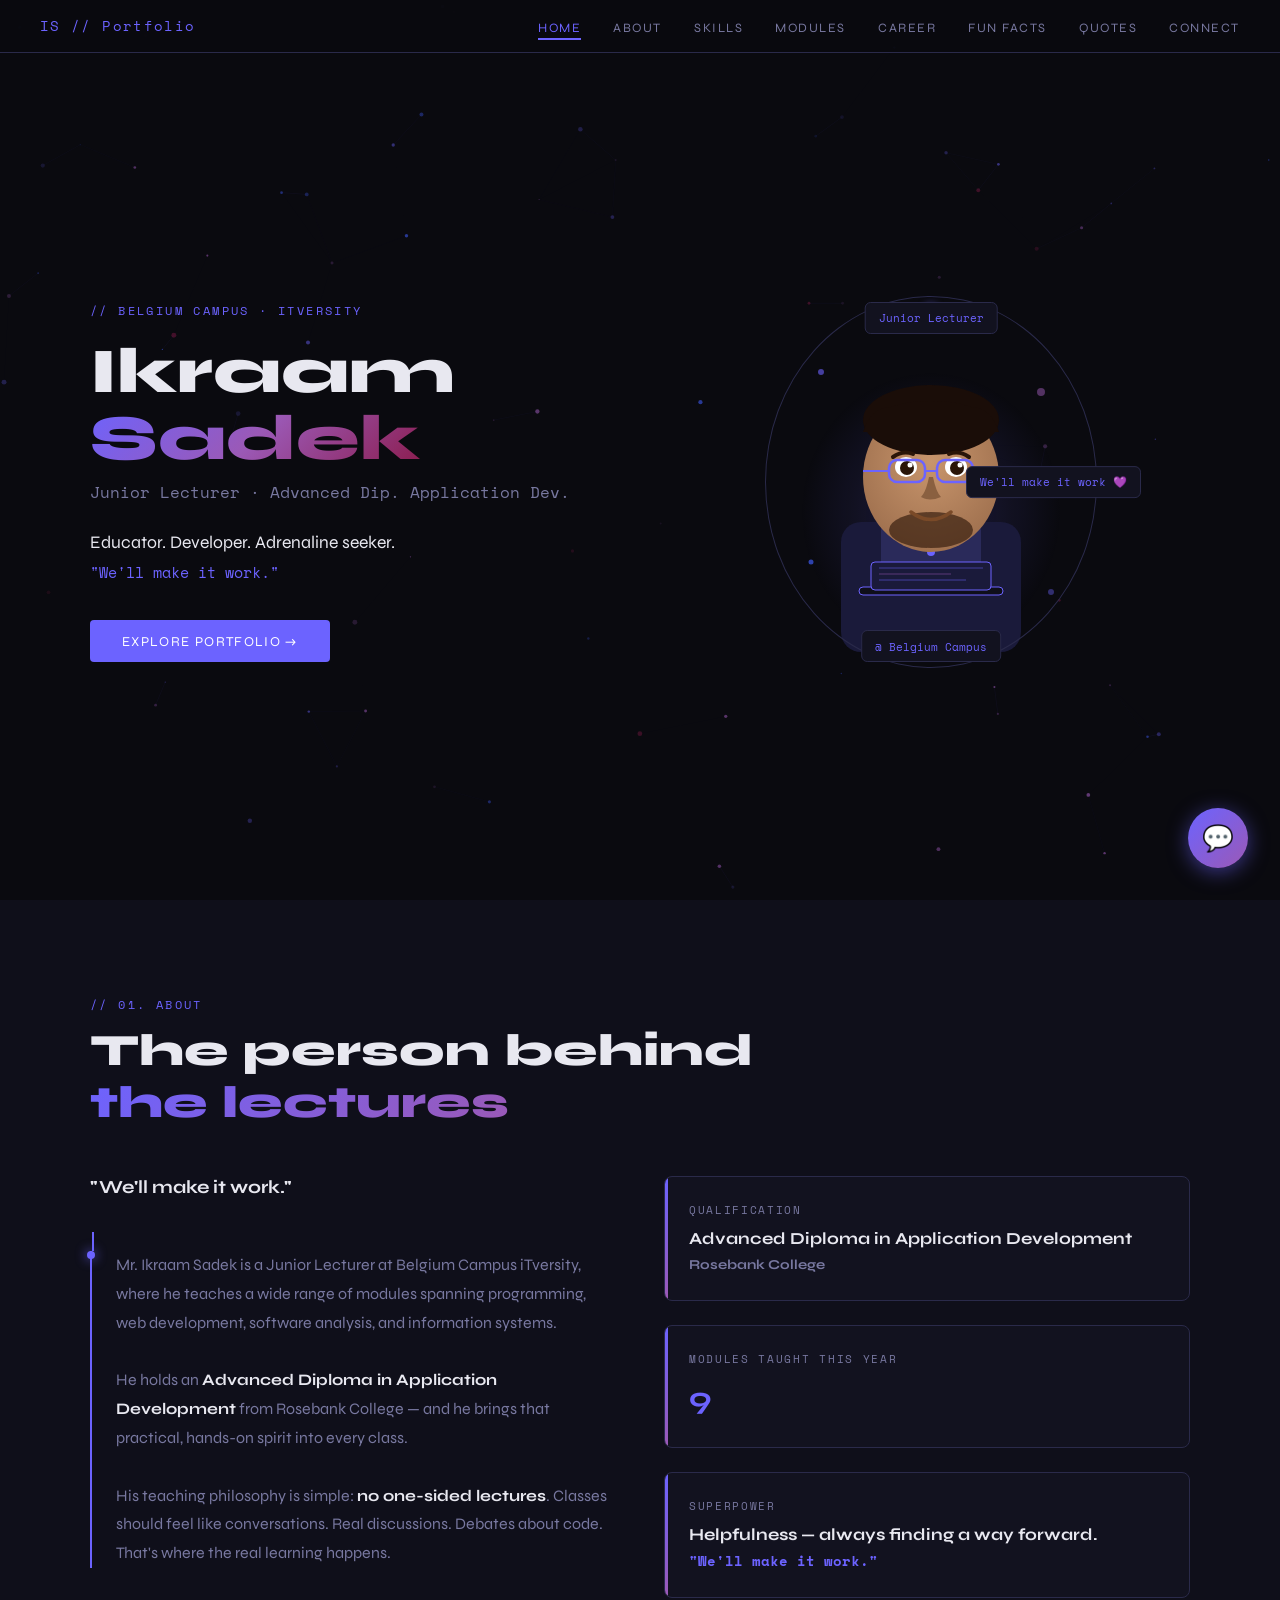
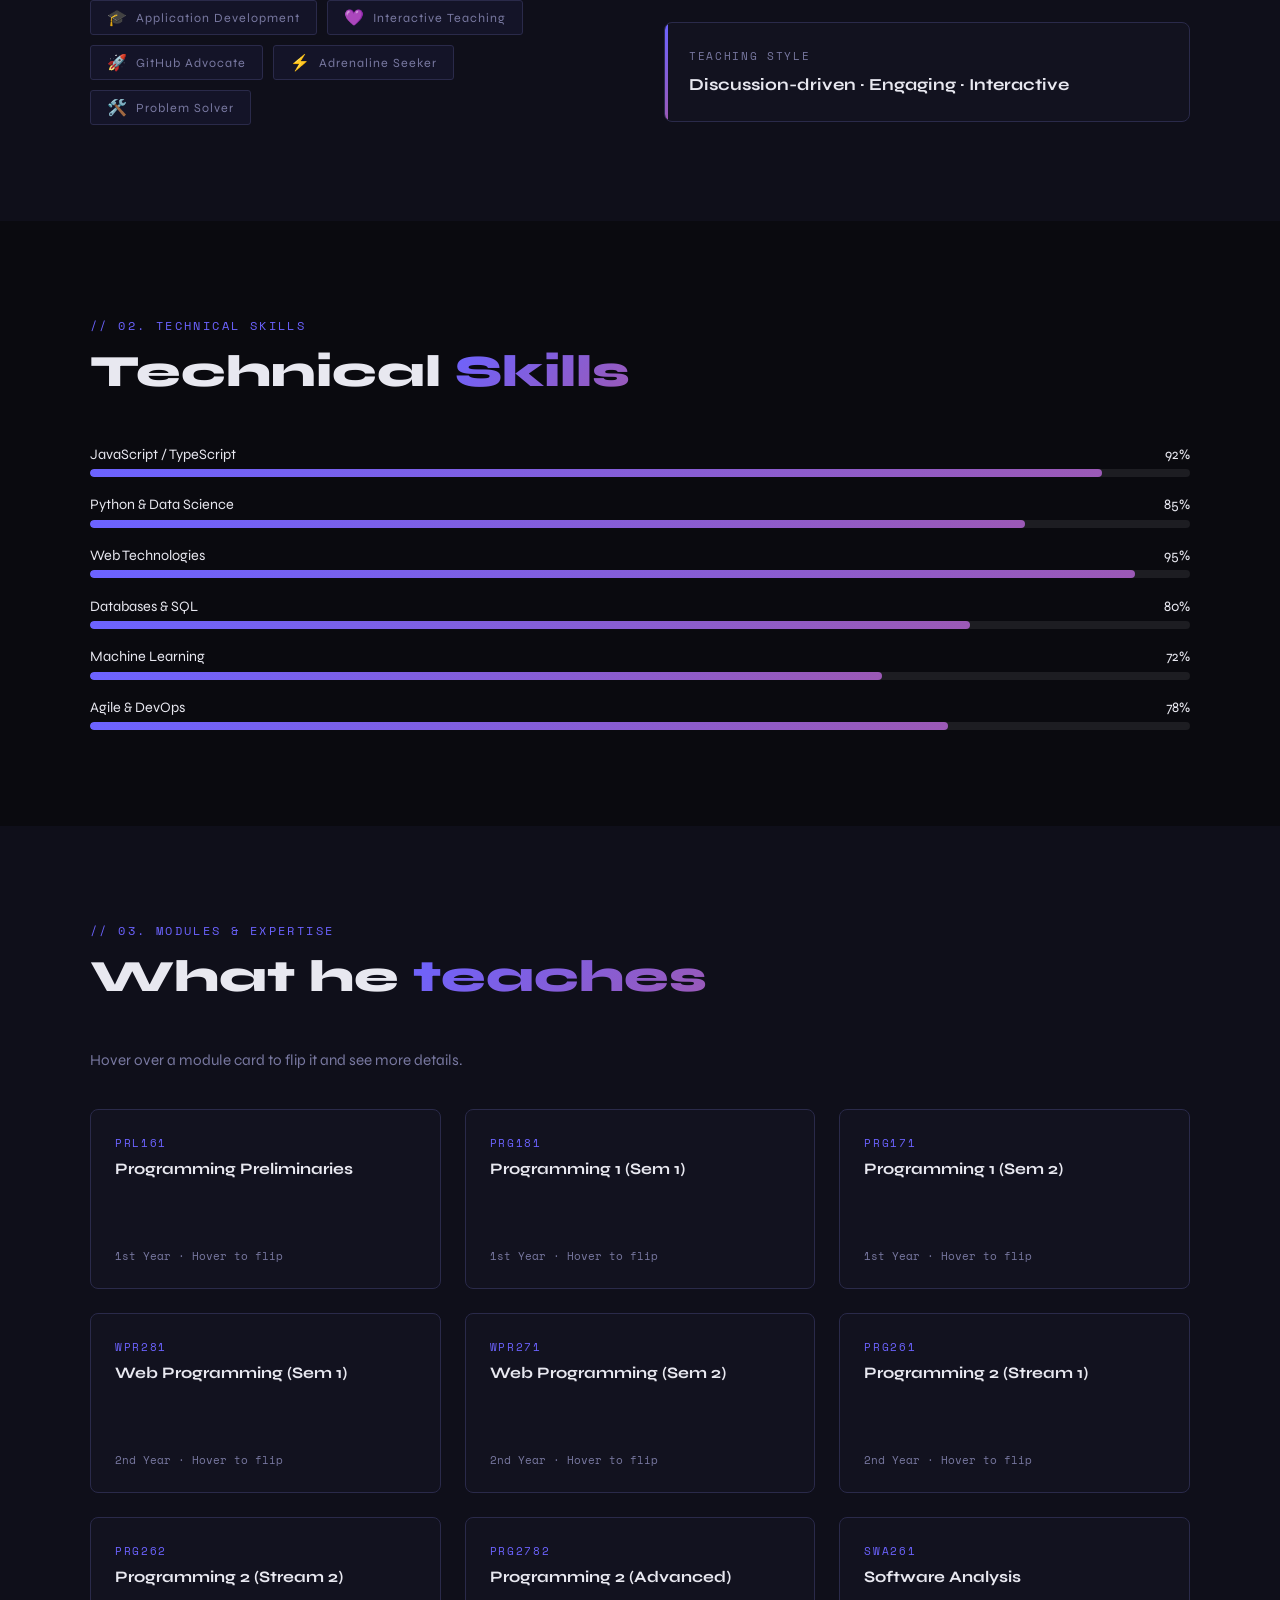
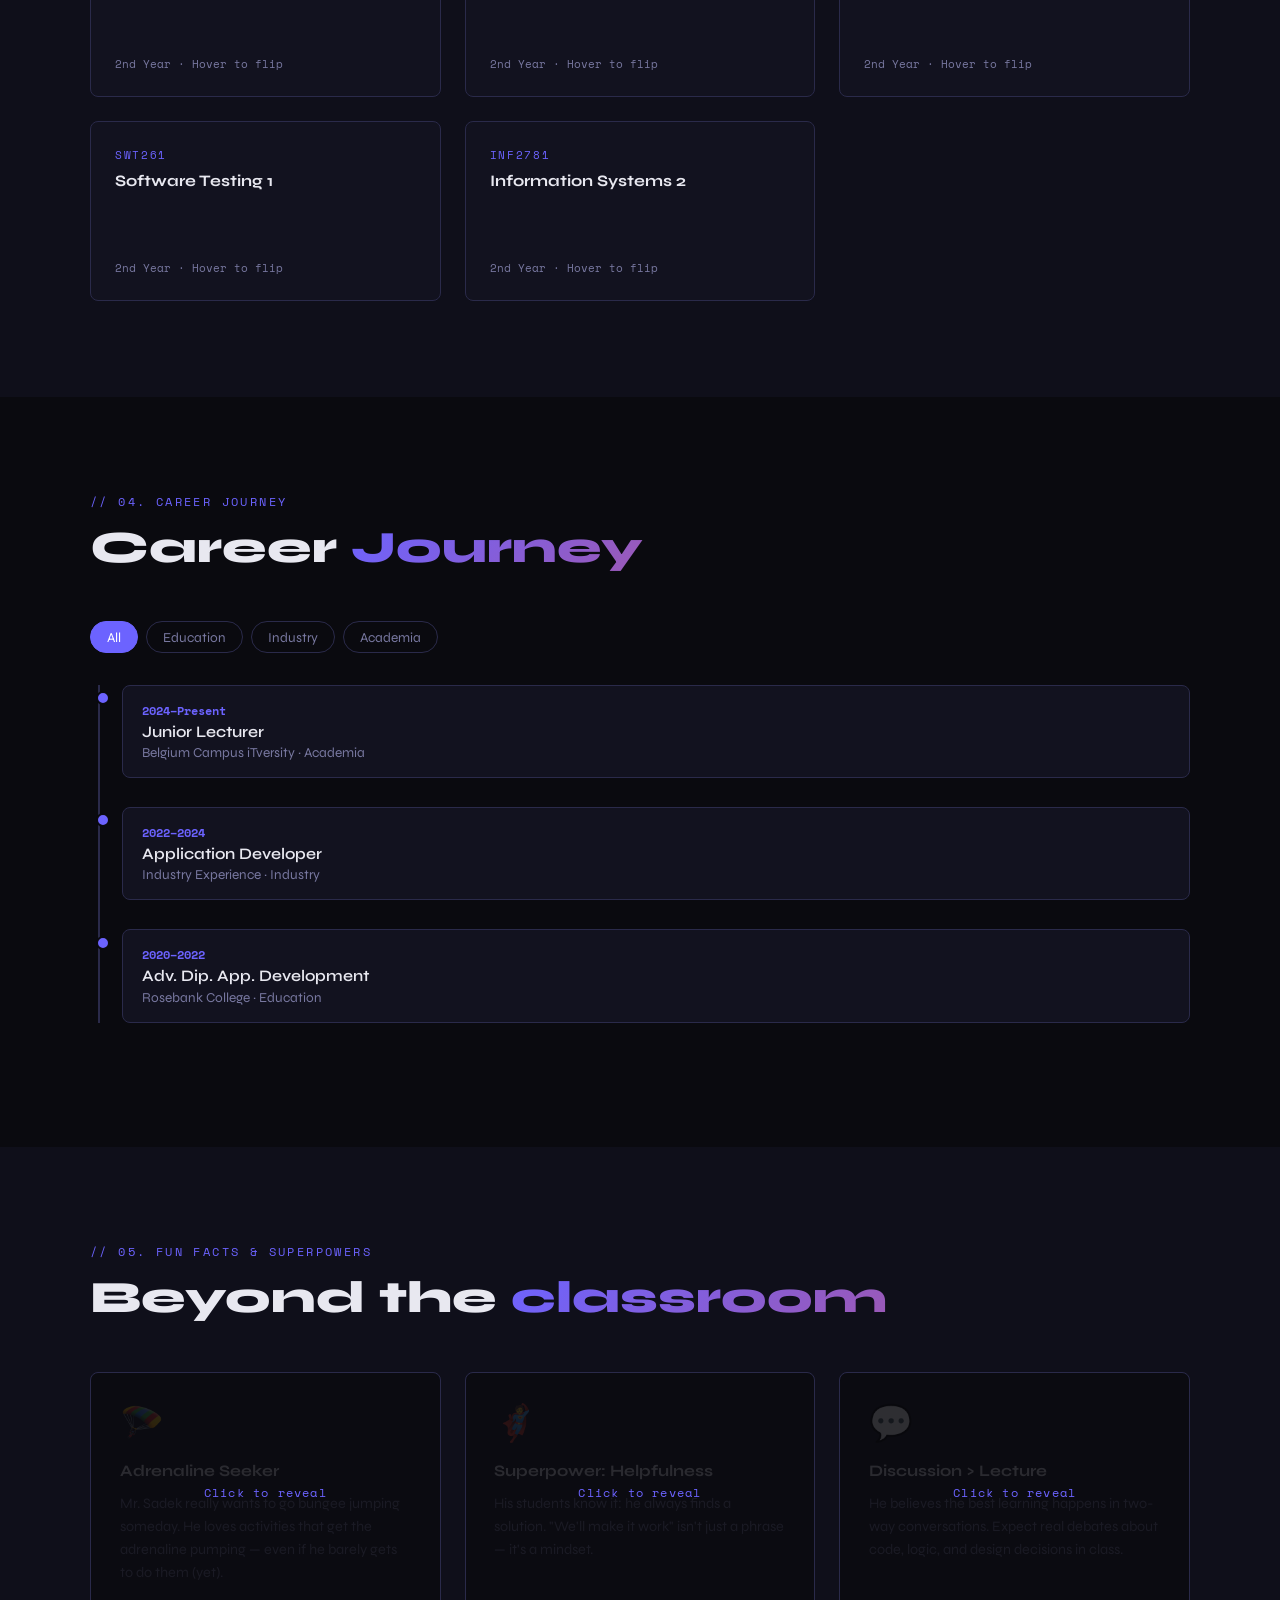
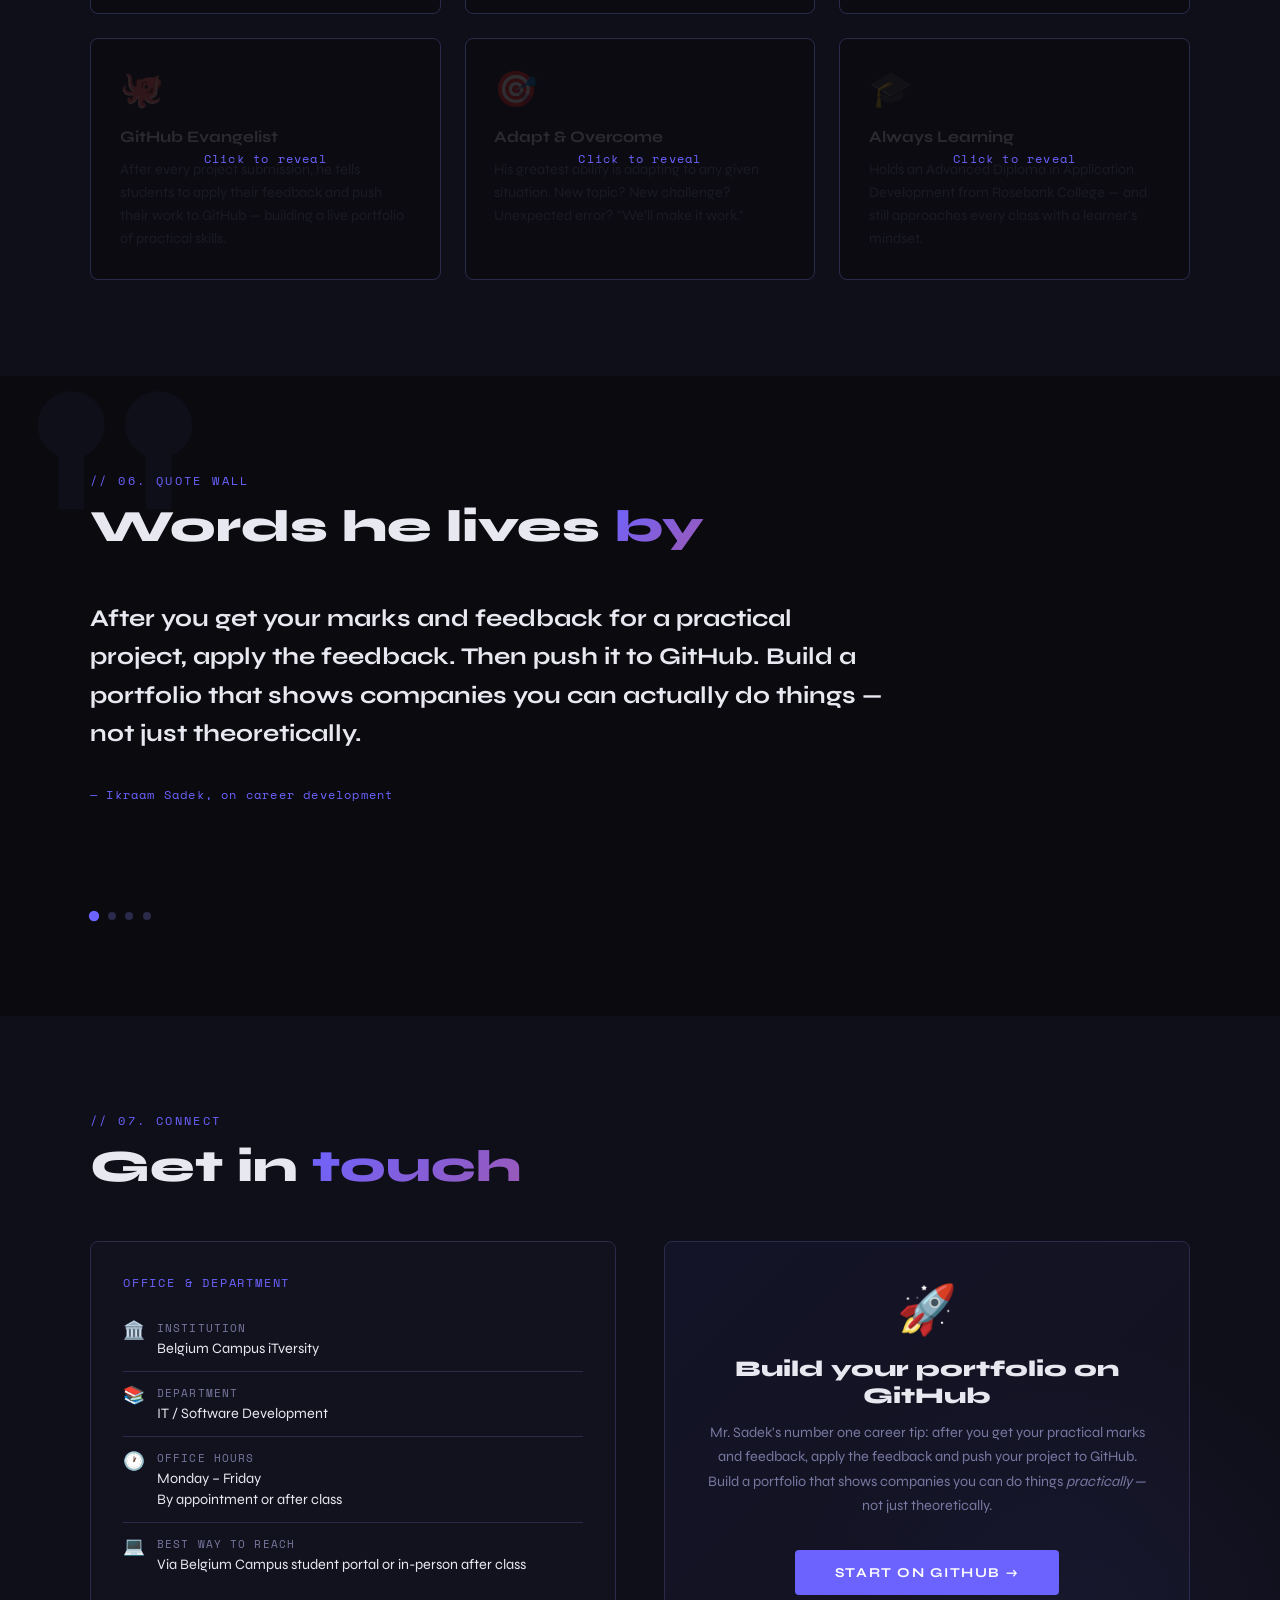
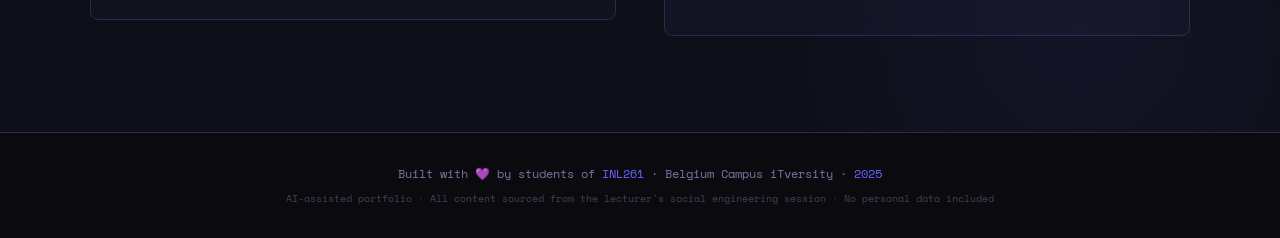
<file: sec.html>
<!DOCTYPE html>
<html lang="en">
<head>
  <meta charset="UTF-8">
  <meta name="viewport" content="width=device-width, initial-scale=1.0">
  <title>Ikraam Sadek Portfolio</title>
  <link rel="preconnect" href="https://fonts.googleapis.com">
  <link rel="preconnect" href="https://fonts.gstatic.com" crossorigin>
  <link href="https://fonts.googleapis.com/css2?family=Syne:wght@400;600;700;800&family=Space+Mono:wght@400;700&display=swap" rel="stylesheet">
  <link rel="stylesheet" href="sec.css">
</head>
<body>

<!-- NAV -->
<nav>
  <div class="nav-logo">IS // Portfolio</div>
  <ul class="nav-links" id="navLinks">
    <li><a href="#hero">Home</a></li>
    <li><a href="#about">About</a></li>
    <li><a href="#skills">Skills</a></li>
    <li><a href="#modules">Modules</a></li>
    <li><a href="#career">Career</a></li>
    <li><a href="#facts">Fun Facts</a></li>
    <li><a href="#quotes">Quotes</a></li>
    <li><a href="#contact">Connect</a></li>
  </ul>
  <div class="hamburger" id="hamburger">
    <span></span><span></span><span></span>
  </div>
</nav>

<!-- HERO -->
<section id="hero">
  <canvas id="particles-canvas"></canvas>
  <div class="hero-grid">
    <div class="hero-text">
      <div class="hero-tag">// Belgium Campus · iTversity</div>
      <h1 class="hero-name">Ikraam<br/><span>Sadek</span></h1>
      <div class="hero-title">Junior Lecturer · Advanced Dip. Application Dev.</div>
      <p class="hero-tagline">Educator. Developer. Adrenaline seeker.<br/>
        <em>"We'll make it work."</em>
      </p>
      <a class="hero-cta" href="#about">Explore Portfolio →</a>
    </div>
    <div class="avatar-wrap">
      <div class="avatar-svg-container" style="animation:float 4s ease-in-out infinite;">
        <div class="avatar-ring"></div>
        <div class="badge-top avatar-badge">Junior Lecturer</div>
        <div class="badge-right avatar-badge">We'll make it work 💜</div>
        <div class="badge-bot avatar-badge">@ Belgium Campus</div>
        <!-- CSS Avatar SVG -->
        <svg viewBox="0 0 300 340" width="300" height="340" xmlns="http://www.w3.org/2000/svg">
          <defs>
            <radialGradient id="glowBg" cx="50%" cy="50%" r="50%">
              <stop offset="0%" stop-color="#6c63ff" stop-opacity="0.2"/>
              <stop offset="100%" stop-color="#6c63ff" stop-opacity="0"/>
            </radialGradient>
            <radialGradient id="skinGrad" cx="50%" cy="40%" r="60%">
              <stop offset="0%" stop-color="#c8956c"/>
              <stop offset="100%" stop-color="#a0714f"/>
            </radialGradient>
          </defs>
          <ellipse cx="150" cy="200" rx="130" ry="140" fill="url(#glowBg)"/>
          <rect x="60" y="210" width="180" height="130" rx="20" fill="#1a1a3a"/>
          <rect x="100" y="210" width="100" height="50" rx="8" fill="#2a2a5a"/>
          <circle cx="150" cy="225" r="4" fill="#6c63ff"/>
          <circle cx="150" cy="240" r="4" fill="#6c63ff"/>
          <circle cx="150" cy="255" r="4" fill="#6c63ff"/>
          <rect x="130" y="190" width="40" height="30" rx="8" fill="url(#skinGrad)"/>
          <ellipse cx="150" cy="165" rx="68" ry="75" fill="url(#skinGrad)"/>
          <ellipse cx="150" cy="218" rx="42" ry="18" fill="#3a2010" opacity="0.7"/>
          <ellipse cx="150" cy="108" rx="68" ry="35" fill="#1a0d08"/>
          <path d="M82 120 Q90 95 110 95 Q130 88 150 90 Q170 88 190 95 Q210 95 218 120" fill="#1a0d08"/>
          <path d="M112 145 Q122 138 132 142" stroke="#2a1508" stroke-width="4" fill="none" stroke-linecap="round"/>
          <path d="M168 142 Q178 138 188 145" stroke="#2a1508" stroke-width="4" fill="none" stroke-linecap="round"/>
          <ellipse cx="125" cy="155" rx="11" ry="10" fill="#fff"/>
          <ellipse cx="175" cy="155" rx="11" ry="10" fill="#fff"/>
          <ellipse cx="126" cy="156" rx="7" ry="7" fill="#2a1508"/>
          <ellipse cx="176" cy="156" rx="7" ry="7" fill="#2a1508"/>
          <circle cx="129" cy="153" r="2.5" fill="#fff"/>
          <circle cx="179" cy="153" r="2.5" fill="#fff"/>
          <path d="M148 165 Q145 180 140 185 Q148 190 160 185 Q155 180 152 165" fill="#8a6040"/>
          <path d="M130 200 Q150 215 170 200" stroke="#7a4a28" stroke-width="3.5" fill="none" stroke-linecap="round"/>
          <rect x="108" y="148" width="36" height="22" rx="8" fill="none" stroke="#6c63ff" stroke-width="2.5"/>
          <rect x="156" y="148" width="36" height="22" rx="8" fill="none" stroke="#6c63ff" stroke-width="2.5"/>
          <line x1="144" y1="159" x2="156" y2="159" stroke="#6c63ff" stroke-width="2"/>
          <line x1="82" y1="159" x2="108" y2="159" stroke="#6c63ff" stroke-width="2"/>
          <line x1="192" y1="159" x2="218" y2="159" stroke="#6c63ff" stroke-width="2"/>
          <rect x="78" y="275" width="144" height="8" rx="4" fill="#0f0f1a" stroke="#6c63ff" stroke-width="1"/>
          <rect x="90" y="250" width="120" height="28" rx="4" fill="#1a1a3a" stroke="#6c63ff" stroke-width="1"/>
          <line x1="98" y1="256" x2="202" y2="256" stroke="#6c63ff" stroke-width="1" opacity="0.5"/>
          <line x1="98" y1="262" x2="170" y2="262" stroke="#9b59b6" stroke-width="1" opacity="0.5"/>
          <line x1="98" y1="268" x2="185" y2="268" stroke="#6c63ff" stroke-width="1" opacity="0.5"/>
          <circle cx="40" cy="60" r="3" fill="#6c63ff" opacity="0.6"/>
          <circle cx="260" cy="80" r="4" fill="#9b59b6" opacity="0.5"/>
          <circle cx="30" cy="250" r="2.5" fill="#3d5af1" opacity="0.7"/>
          <circle cx="270" cy="280" r="3" fill="#6c63ff" opacity="0.4"/>
        </svg>
      </div>
    </div>
  </div>
</section>

<!-- ABOUT -->
<section id="about">
  <div class="section-inner">
    <div class="section-label">// 01. About</div>
    <h2 class="section-title">The person behind<br/><span>the lectures</span></h2>
    <div class="about-grid">
      <div>
        <div id="typed-tagline"></div><span class="cursor-blink" id="cursor"></span>
        <div class="about-bio reveal">
          Mr. Ikraam Sadek is a Junior Lecturer at Belgium Campus iTversity, where he teaches a wide range of modules spanning programming, web development, software analysis, and information systems.<br/><br/>
          He holds an <strong>Advanced Diploma in Application Development</strong> from Rosebank College — and he brings that practical, hands-on spirit into every class.<br/><br/>
          His teaching philosophy is simple: <strong>no one-sided lectures</strong>. Classes should feel like conversations. Real discussions. Debates about code. That's where the real learning happens.
        </div>
        <div class="badge-row reveal">
          <div class="badge"><span class="badge-icon">🎓</span> Application Development</div>
          <div class="badge"><span class="badge-icon">💜</span> Interactive Teaching</div>
          <div class="badge"><span class="badge-icon">🚀</span> GitHub Advocate</div>
          <div class="badge"><span class="badge-icon">⚡</span> Adrenaline Seeker</div>
          <div class="badge"><span class="badge-icon">🛠️</span> Problem Solver</div>
        </div>
      </div>
      <div class="about-stats reveal">
        <div class="stat-card">
          <div class="stat-label">Qualification</div>
          <div class="stat-val">Advanced Diploma in Application Development<br/><span style="color:var(--muted);font-size:.85rem;">Rosebank College</span></div>
        </div>
        <div class="stat-card">
          <div class="stat-label">Modules taught this year</div>
          <div class="stat-val" style="font-size:2rem;color:var(--accent);">9</div>
        </div>
        <div class="stat-card">
          <div class="stat-label">Superpower</div>
          <div class="stat-val">Helpfulness — always finding a way forward.<br/><span style="color:var(--accent);font-family:'Space Mono',monospace;font-size:.85rem;">"We'll make it work."</span></div>
        </div>
        <div class="stat-card">
          <div class="stat-label">Teaching style</div>
          <div class="stat-val">Discussion-driven · Engaging · Interactive</div>
        </div>
      </div>
    </div>
  </div>
</section>

<!-- SKILLS (from Code 1) -->
<section id="skills">
  <div class="section-inner">
    <div class="section-label">// 02. Technical Skills</div>
    <h2 class="section-title reveal">Technical <span>Skills</span></h2>
    <div class="skills-grid reveal">
      <!-- filled by JS -->
    </div>
  </div>
</section>

<!-- MODULES -->
<section id="modules">
  <div class="section-inner">
    <div class="section-label">// 03. Modules & Expertise</div>
    <h2 class="section-title">What he <span>teaches</span></h2>
    <p style="color:var(--muted);margin-bottom:2.5rem;font-size:.95rem;">Hover over a module card to flip it and see more details.</p>
    <div class="modules-grid" id="modules-grid"></div>
  </div>
</section>

<!-- CAREER TIMELINE (from Code 1) -->
<section id="career">
  <div class="section-inner">
    <div class="section-label">// 04. Career Journey</div>
    <h2 class="section-title reveal">Career <span>Journey</span></h2>
    <div class="filter-tabs reveal" id="filterTabs">
      <button class="filter-btn active" data-filter="all">All</button>
      <button class="filter-btn" data-filter="education">Education</button>
      <button class="filter-btn" data-filter="industry">Industry</button>
      <button class="filter-btn" data-filter="academia">Academia</button>
    </div>
    <div class="timeline reveal" id="timeline"></div>
  </div>
</section>

<!-- FUN FACTS -->
<section id="facts">
  <div class="section-inner">
    <div class="section-label">// 05. Fun Facts & Superpowers</div>
    <h2 class="section-title">Beyond the <span>classroom</span></h2>
    <div class="facts-grid" id="facts-grid"></div>
  </div>
</section>

<!-- QUOTES -->
<section id="quotes">
  <div class="section-inner quotes-inner">
    <div class="section-label">// 06. Quote Wall</div>
    <h2 class="section-title">Words he lives <span>by</span></h2>
    <div class="quote-carousel" id="quote-carousel"></div>
    <div class="quote-dots" id="quote-dots"></div>
  </div>
</section>

<!-- CONTACT -->
<section id="contact">
  <div class="section-inner">
    <div class="section-label">// 07. Connect</div>
    <h2 class="section-title">Get in <span>touch</span></h2>
    <div class="contact-grid">
      <div class="contact-card reveal">
        <div class="contact-card-title">Office & Department</div>
        <div class="contact-item">
          <div class="contact-item-icon">🏛️</div>
          <div>
            <div class="contact-item-label">Institution</div>
            <div class="contact-item-val">Belgium Campus iTversity</div>
          </div>
        </div>
        <div class="contact-item">
          <div class="contact-item-icon">📚</div>
          <div>
            <div class="contact-item-label">Department</div>
            <div class="contact-item-val">IT / Software Development</div>
          </div>
        </div>
        <div class="contact-item">
          <div class="contact-item-icon">🕐</div>
          <div>
            <div class="contact-item-label">Office Hours</div>
            <div class="contact-item-val">Monday – Friday<br/>By appointment or after class</div>
          </div>
        </div>
        <div class="contact-item">
          <div class="contact-item-icon">💻</div>
          <div>
            <div class="contact-item-label">Best way to reach</div>
            <div class="contact-item-val">Via Belgium Campus student portal or in-person after class</div>
          </div>
        </div>
      </div>
      <div class="cta-big reveal">
        <div class="cta-big-icon">🚀</div>
        <div class="cta-big-title">Build your portfolio on GitHub</div>
        <div class="cta-big-body">
          Mr. Sadek's number one career tip: after you get your practical marks and feedback, apply the feedback and push your project to GitHub. Build a portfolio that shows companies you can do things <em>practically</em> — not just theoretically.
        </div>
        <a class="btn-pulse" href="https://github.com" target="_blank">Start on GitHub →</a>
      </div>
    </div>
  </div>
</section>

<!-- FOOTER -->
<footer>
  <p>Built with 💜 by students of <span>INL261</span> · Belgium Campus iTversity · <span>2025</span></p>
  <p style="margin-top:.5rem;font-size:.65rem;opacity:.5;">AI-assisted portfolio · All content sourced from the lecturer's social engineering session · No personal data included</p>
</footer>

<!-- CHAT WIDGET (from Code 1) -->
<button id="chat-toggle" title="Chat with the Lecturer">💬</button>
<div id="chat-window">
  <div class="chat-header">
    <div class="chat-avatar">👨‍🏫</div>
    <div class="chat-header-info">
      <h4>Mr. Ikraam Sadek</h4>
      <p>Ask me about my career &amp; advice</p>
    </div>
    <button class="chat-close" id="chatClose">✕</button>
  </div>
  <div id="chat-messages"></div>
  <div class="quick-chips" id="quickChips">
    <span class="chip">📚 Your qualifications?</span>
    <span class="chip">💡 Career advice?</span>
    <span class="chip">🔭 Modules you teach?</span>
    <span class="chip">🛠️ Tech stack?</span>
  </div>
  <div class="chat-input-row">
    <input id="chat-input" type="text" placeholder="Ask the lecturer anything…"/>
    <button id="chat-send">➤</button>
  </div>
</div>

<script src="sec.js"></script>
</body>
</html>
</file>
<file: sec.css>
@import url('https://fonts.googleapis.com/css2?family=Syne:wght@400;600;700;800&family=Space+Mono:wght@400;700&display=swap');

:root {
  --bg: #0a0a0f;
  --bg2: #0f0f1a;
  --bg3: #141428;
  --card: #12121f;
  --border: #2a2a4a;
  --accent: #6c63ff;
  --accent2: #9b59b6;
  --accent3: #3d5af1;
  --maroon: #8b1a4a;
  --text: #e8e8f0;
  --muted: #7878a0;
  --glow: 0 0 30px rgba(108,99,255,0.25);
}
*{margin:0;padding:0;box-sizing:border-box;}
html{scroll-behavior:smooth;}
body{
  background:var(--bg);
  color:var(--text);
  font-family:'Syne',sans-serif;
  overflow-x:hidden;
}

/* ─── SCROLLBAR ─── */
::-webkit-scrollbar{width:4px;}
::-webkit-scrollbar-track{background:var(--bg);}
::-webkit-scrollbar-thumb{background:var(--accent);border-radius:2px;}

/* ─── NAV ─── */
nav{
  position:fixed;top:0;left:0;right:0;z-index:100;
  display:flex;justify-content:space-between;align-items:center;
  padding:1rem 2.5rem;
  background:rgba(10,10,15,0.85);
  backdrop-filter:blur(16px);
  border-bottom:1px solid var(--border);
}
.nav-logo{
  font-family:'Space Mono',monospace;
  font-size:.85rem;color:var(--accent);
  letter-spacing:.1em;
}
.nav-links{display:flex;gap:2rem;list-style:none;}
.nav-links a{
  font-size:.8rem;letter-spacing:.12em;text-transform:uppercase;
  color:var(--muted);text-decoration:none;
  transition:color .2s;
  position:relative;padding-bottom:4px;
}
.nav-links a::after{
  content:'';position:absolute;bottom:0;left:0;
  width:0;height:2px;background:var(--accent);transition:width .3s;
}
.nav-links a:hover,
.nav-links a.active{color:var(--accent);}
.nav-links a:hover::after,
.nav-links a.active::after{width:100%;}
.hamburger{display:none;flex-direction:column;gap:5px;cursor:pointer;}
.hamburger span{width:24px;height:2px;background:var(--text);transition:.3s;}

/* ─── HERO ─── */
#hero{
  min-height:100vh;
  display:flex;align-items:center;justify-content:center;
  position:relative;overflow:hidden;
  padding:6rem 2rem 2rem;
}
#particles-canvas{
  position:absolute;inset:0;z-index:0;
  pointer-events:none;
}
.hero-grid{
  display:grid;
  grid-template-columns:1fr 1fr;
  gap:4rem;align-items:center;
  max-width:1100px;width:100%;
  position:relative;z-index:1;
}
.hero-tag{
  font-family:'Space Mono',monospace;
  font-size:.75rem;letter-spacing:.2em;text-transform:uppercase;
  color:var(--accent);margin-bottom:1.2rem;
  opacity:0;animation:fadeUp .6s .2s forwards;
}
.hero-name{
  font-size:clamp(2.4rem,5vw,4rem);
  font-weight:800;line-height:1.05;
  margin-bottom:.5rem;
  opacity:0;animation:fadeUp .6s .4s forwards;
}
.hero-name span{
  background:linear-gradient(135deg,var(--accent),var(--accent2),var(--maroon));
  -webkit-background-clip:text;-webkit-text-fill-color:transparent;background-clip:text;
}
.hero-title{
  font-size:1rem;color:var(--muted);margin-bottom:1.5rem;
  font-family:'Space Mono',monospace;
  opacity:0;animation:fadeUp .6s .6s forwards;
}
.hero-tagline{
  font-size:1.1rem;line-height:1.7;color:var(--text);
  max-width:480px;margin-bottom:2rem;
  opacity:0;animation:fadeUp .6s .8s forwards;
}
.hero-tagline em{
  font-style:normal;color:var(--accent);
  font-family:'Space Mono',monospace;
  font-size:.95rem;
}
.hero-cta{
  display:inline-flex;align-items:center;gap:.75rem;
  padding:.8rem 2rem;border-radius:4px;
  background:var(--accent);color:#fff;
  font-size:.85rem;letter-spacing:.1em;text-transform:uppercase;
  text-decoration:none;
  border:none;cursor:pointer;
  transition:transform .2s,box-shadow .2s;
  opacity:0;animation:fadeUp .6s 1s forwards;
}
.hero-cta:hover{transform:translateY(-2px);box-shadow:var(--glow);}

/* ─── AVATAR ─── */
.avatar-wrap{
  display:flex;justify-content:center;align-items:center;
  opacity:0;animation:fadeUp .8s .5s forwards;
}
.avatar-svg-container{
  position:relative;
  width:300px;height:340px;
}
.avatar-ring{
  position:absolute;inset:-16px;
  border-radius:50%;
  border:1px solid var(--border);
  animation:spin 20s linear infinite;
}
.avatar-ring::before{
  content:'';position:absolute;
  top:8px;left:50%;transform:translateX(-50%);
  width:8px;height:8px;border-radius:50%;
  background:var(--accent);
  box-shadow:0 0 10px var(--accent);
}
.avatar-badge{
  position:absolute;
  background:var(--card);
  border:1px solid var(--border);
  border-radius:6px;
  padding:.4rem .8rem;
  font-family:'Space Mono',monospace;
  font-size:.7rem;
  color:var(--accent);
  white-space:nowrap;
}
.badge-top{top:-10px;left:50%;transform:translateX(-50%);}
.badge-right{right:-60px;top:50%;transform:translateY(-50%);}
.badge-bot{bottom:-10px;left:50%;transform:translateX(-50%);}

/* ─── SECTION BASE ─── */
section{padding:6rem 2rem;}
.section-inner{max-width:1100px;margin:0 auto;}
.section-label{
  font-family:'Space Mono',monospace;
  font-size:.75rem;letter-spacing:.2em;text-transform:uppercase;
  color:var(--accent);margin-bottom:.75rem;
}
.section-title{
  font-size:clamp(1.8rem,3.5vw,2.8rem);
  font-weight:800;margin-bottom:3rem;
  line-height:1.15;
}
.section-title span{
  background:linear-gradient(135deg,var(--accent),var(--accent2));
  -webkit-background-clip:text;-webkit-text-fill-color:transparent;background-clip:text;
}

/* ─── ABOUT ─── */
#about{background:var(--bg2);}
.about-grid{
  display:grid;grid-template-columns:1fr 1fr;
  gap:3rem;align-items:start;
}
.about-bio{
  font-size:1rem;line-height:1.8;color:var(--muted);
  border-left:2px solid var(--accent);
  padding-left:1.5rem;
  position:relative;
}
.about-bio::before{
  content:'';position:absolute;
  left:-5px;top:0;
  width:8px;height:8px;border-radius:50%;
  background:var(--accent);
  box-shadow:0 0 12px var(--accent);
}
.about-bio strong{color:var(--text);}
#typed-tagline{
  font-size:1.15rem;font-weight:700;
  color:var(--text);margin-bottom:1.5rem;
  min-height:2rem;
}
.cursor-blink{
  display:inline-block;width:2px;height:1.2em;
  background:var(--accent);margin-left:2px;
  vertical-align:text-bottom;
  animation:blink .7s infinite;
}
.badge-row{
  display:flex;flex-wrap:wrap;gap:.6rem;margin-top:2rem;
}
.badge{
  display:inline-flex;align-items:center;gap:.5rem;
  padding:.45rem 1rem;border-radius:3px;
  font-size:.78rem;letter-spacing:.08em;
  background:var(--bg3);border:1px solid var(--border);
  color:var(--muted);transition:all .2s;
}
.badge:hover{border-color:var(--accent);color:var(--accent);}
.badge-icon{font-size:1rem;}

.about-stats{display:flex;flex-direction:column;gap:1.5rem;}
.stat-card{
  background:var(--card);border:1px solid var(--border);
  border-radius:8px;padding:1.5rem;
  transition:border-color .3s,box-shadow .3s;
  position:relative;overflow:hidden;
}
.stat-card::before{
  content:'';position:absolute;
  left:0;top:0;bottom:0;width:3px;
  background:linear-gradient(180deg,var(--accent),var(--accent2));
  border-radius:3px 0 0 3px;
}
.stat-card:hover{border-color:var(--accent);box-shadow:var(--glow);}
.stat-label{
  font-family:'Space Mono',monospace;
  font-size:.7rem;letter-spacing:.15em;text-transform:uppercase;
  color:var(--muted);margin-bottom:.5rem;
}
.stat-val{font-size:1.05rem;font-weight:700;line-height:1.5;}

/* ─── SKILLS (from Code 1) ─── */
#skills{background:var(--bg);}
.skills-grid{display:grid;gap:1.2rem;}
.skill-item label{
  display:flex;justify-content:space-between;
  margin-bottom:.4rem;font-size:.9rem;
  color:var(--text);
}
.skill-bar{
  height:8px;background:rgba(255,255,255,.08);border-radius:4px;overflow:hidden;
}
.skill-fill{
  height:100%;border-radius:4px;width:0;
  background:linear-gradient(90deg,var(--accent),var(--accent2));
  transition:width 1.4s cubic-bezier(.4,0,.2,1);
}

/* ─── MODULES ─── */
#modules{background:var(--bg2);}
.modules-grid{
  display:grid;
  grid-template-columns:repeat(auto-fill,minmax(280px,1fr));
  gap:1.5rem;
}
.module-card{
  perspective:1000px;height:180px;cursor:pointer;
}
.module-inner{
  position:relative;width:100%;height:100%;
  transform-style:preserve-3d;
  transition:transform .6s cubic-bezier(.4,0,.2,1);
}
.module-card:hover .module-inner{transform:rotateY(180deg);}
.module-front,.module-back{
  position:absolute;inset:0;
  border-radius:8px;
  backface-visibility:hidden;
  padding:1.5rem;
  display:flex;flex-direction:column;justify-content:space-between;
}
.module-front{
  background:var(--card);
  border:1px solid var(--border);
}
.module-back{
  background:linear-gradient(135deg,var(--bg3),var(--card));
  border:1px solid var(--accent);
  transform:rotateY(180deg);
}
.module-code{
  font-family:'Space Mono',monospace;
  font-size:.7rem;letter-spacing:.15em;
  color:var(--accent);margin-bottom:.5rem;
}
.module-name{font-size:1rem;font-weight:700;line-height:1.3;}
.module-year{
  font-family:'Space Mono',monospace;
  font-size:.7rem;color:var(--muted);
}
.module-back-title{
  font-size:.9rem;font-weight:700;color:var(--accent);
  margin-bottom:.5rem;
}
.module-back-desc{
  font-size:.83rem;line-height:1.6;color:var(--muted);
  flex:1;
}
.flip-hint{
  font-family:'Space Mono',monospace;
  font-size:.65rem;color:var(--accent);
  opacity:.7;
}

/* ─── CAREER TIMELINE (from Code 1) ─── */
#career{background:var(--bg);}
.filter-tabs{display:flex;flex-wrap:wrap;gap:.5rem;margin-bottom:2rem;}
.filter-btn{
  padding:.4rem 1rem;border-radius:20px;border:1px solid var(--border);
  background:transparent;color:var(--muted);cursor:pointer;font-size:.85rem;
  font-family:'Syne',sans-serif;
  transition:.3s;
}
.filter-btn.active,.filter-btn:hover{background:var(--accent);color:#fff;border-color:var(--accent);}
.timeline{position:relative;padding-left:2rem;}
.timeline::before{
  content:'';position:absolute;left:.5rem;top:0;bottom:0;
  width:2px;background:var(--border);
}
.tl-item{
  position:relative;margin-bottom:1.8rem;cursor:pointer;
}
.tl-dot{
  position:absolute;left:-1.6rem;top:.4rem;
  width:14px;height:14px;border-radius:50%;
  background:var(--accent);border:2px solid var(--bg);
  transition:transform .3s,box-shadow .3s;
}
.tl-item:hover .tl-dot{transform:scale(1.4);box-shadow:0 0 12px var(--accent);}
.tl-card{
  background:var(--card);border:1px solid var(--border);
  border-radius:8px;padding:1rem 1.2rem;transition:border-color .3s;
}
.tl-item:hover .tl-card{border-color:var(--accent);}
.tl-year{
  font-family:'Space Mono',monospace;
  font-size:.75rem;color:var(--accent);font-weight:600;margin-bottom:.2rem;
}
.tl-title{font-weight:600;margin-bottom:.2rem;}
.tl-sub{font-size:.85rem;color:var(--muted);}
.tl-detail{
  max-height:0;overflow:hidden;font-size:.85rem;
  color:var(--muted);margin-top:0;
  transition:max-height .4s ease,margin-top .3s;
}
.tl-item.open .tl-detail{max-height:200px;margin-top:.6rem;}

/* ─── FUN FACTS ─── */
#facts{background:var(--bg2);}
.facts-grid{
  display:grid;
  grid-template-columns:repeat(auto-fill,minmax(260px,1fr));
  gap:1.5rem;
}
.fact-card{
  background:var(--card);border:1px solid var(--border);
  border-radius:8px;padding:1.8rem;
  cursor:pointer;
  transition:border-color .3s,transform .3s,box-shadow .3s;
  position:relative;overflow:hidden;
}
.fact-card::after{
  content:'Click to reveal';
  position:absolute;inset:0;
  display:flex;align-items:center;justify-content:center;
  font-family:'Space Mono',monospace;
  font-size:.75rem;color:var(--accent);
  letter-spacing:.1em;
  background:rgba(10,10,15,.85);
  transition:opacity .3s;
  border-radius:8px;
}
.fact-card.revealed::after{opacity:0;pointer-events:none;}
.fact-card:hover{border-color:var(--accent);transform:translateY(-3px);box-shadow:var(--glow);}
.fact-emoji{font-size:2.2rem;margin-bottom:1rem;}
.fact-title{font-size:1rem;font-weight:700;margin-bottom:.75rem;color:var(--text);}
.fact-body{font-size:.9rem;line-height:1.6;color:var(--muted);}

/* ─── QUOTES ─── */
#quotes{
  background:var(--bg);
  position:relative;overflow:hidden;
}
#quotes::before{
  content:'"';
  position:absolute;
  font-size:30rem;font-family:'Space Mono',monospace;
  color:var(--bg2);
  top:-4rem;left:-2rem;
  line-height:1;
  z-index:0;
  pointer-events:none;
}
.quotes-inner{position:relative;z-index:1;}
.quote-carousel{position:relative;min-height:280px;}
.quote-slide{
  position:absolute;inset:0;
  display:flex;flex-direction:column;justify-content:center;
  opacity:0;transform:translateY(20px);
  transition:opacity .6s,transform .6s;
  pointer-events:none;
}
.quote-slide.active{
  opacity:1;transform:translateY(0);
  position:relative;pointer-events:auto;
}
.quote-text{
  font-size:clamp(1.1rem,2vw,1.5rem);
  font-weight:700;line-height:1.6;
  color:var(--text);
  max-width:800px;
  margin-bottom:2rem;
}
.quote-source{
  font-family:'Space Mono',monospace;
  font-size:.75rem;color:var(--accent);
  letter-spacing:.1em;
}
.quote-dots{display:flex;gap:.6rem;margin-top:2rem;}
.quote-dot{
  width:8px;height:8px;border-radius:50%;
  background:var(--border);cursor:pointer;
  transition:background .3s,transform .2s;
  border:none;
}
.quote-dot.active{background:var(--accent);transform:scale(1.3);}

/* ─── CONTACT ─── */
#contact{
  background:var(--bg2);
  position:relative;overflow:hidden;
}
#contact::after{
  content:'';
  position:absolute;
  width:600px;height:600px;border-radius:50%;
  background:radial-gradient(circle,rgba(108,99,255,.06) 0%,transparent 70%);
  bottom:-200px;right:-100px;
  pointer-events:none;
}
.contact-grid{
  display:grid;grid-template-columns:1fr 1fr;
  gap:3rem;align-items:start;
}
.contact-card{
  background:var(--card);border:1px solid var(--border);
  border-radius:8px;padding:2rem;
  transition:border-color .3s,box-shadow .3s;
}
.contact-card:hover{border-color:var(--accent);box-shadow:var(--glow);}
.contact-card-title{
  font-family:'Space Mono',monospace;
  font-size:.75rem;letter-spacing:.15em;text-transform:uppercase;
  color:var(--accent);margin-bottom:1rem;
}
.contact-item{
  display:flex;align-items:flex-start;gap:.75rem;
  padding:.75rem 0;
  border-bottom:1px solid var(--border);
  font-size:.9rem;
}
.contact-item:last-child{border-bottom:none;}
.contact-item-icon{font-size:1.1rem;flex-shrink:0;margin-top:.1rem;}
.contact-item-label{
  font-size:.7rem;letter-spacing:.1em;text-transform:uppercase;
  color:var(--muted);margin-bottom:.2rem;
  font-family:'Space Mono',monospace;
}
.contact-item-val{color:var(--text);line-height:1.4;}

.cta-big{
  background:linear-gradient(135deg,var(--bg3),var(--card));
  border:1px solid var(--border);
  border-radius:8px;padding:2.5rem;
  text-align:center;
  position:relative;overflow:hidden;
}
.cta-big::before{
  content:'';position:absolute;
  inset:-1px;border-radius:8px;
  background:linear-gradient(135deg,var(--accent),var(--accent2),var(--maroon));
  z-index:-1;
  opacity:0;transition:opacity .3s;
}
.cta-big:hover::before{opacity:1;}
.cta-big-icon{font-size:3rem;margin-bottom:1rem;}
.cta-big-title{font-size:1.4rem;font-weight:800;margin-bottom:.75rem;}
.cta-big-body{font-size:.9rem;color:var(--muted);line-height:1.7;margin-bottom:2rem;}
.btn-pulse{
  display:inline-block;
  padding:.85rem 2.5rem;border-radius:4px;
  background:var(--accent);color:#fff;
  font-size:.85rem;letter-spacing:.12em;text-transform:uppercase;
  text-decoration:none;cursor:pointer;border:none;
  animation:pulse 2.5s ease-in-out infinite;
  transition:transform .2s;
  font-family:'Syne',sans-serif;font-weight:700;
}
.btn-pulse:hover{transform:scale(1.04);animation:none;}

/* ─── CHAT WIDGET (from Code 1) ─── */
#chat-toggle{
  position:fixed;bottom:2rem;right:2rem;z-index:999;
  width:60px;height:60px;border-radius:50%;
  background:linear-gradient(135deg,var(--accent),var(--accent2));
  border:none;cursor:pointer;font-size:1.6rem;
  box-shadow:0 4px 20px rgba(108,99,255,.5);
  display:flex;align-items:center;justify-content:center;
  transition:transform .3s,box-shadow .3s;
}
#chat-toggle:hover{transform:scale(1.1);box-shadow:0 6px 28px rgba(108,99,255,.7);}
#chat-window{
  position:fixed;bottom:6rem;right:2rem;z-index:998;
  width:min(380px,calc(100vw - 2rem));
  background:var(--card);border-radius:16px;
  border:1px solid var(--border);
  box-shadow:0 12px 40px rgba(0,0,0,.5);
  display:flex;flex-direction:column;overflow:hidden;
  transform:scale(0) translateY(20px);transform-origin:bottom right;
  opacity:0;transition:transform .3s cubic-bezier(.34,1.56,.64,1),opacity .3s;
  pointer-events:none;
}
#chat-window.open{transform:scale(1) translateY(0);opacity:1;pointer-events:all;}
.chat-header{
  background:linear-gradient(135deg,var(--accent),var(--accent2));
  padding:1rem 1.2rem;display:flex;align-items:center;gap:.8rem;
}
.chat-avatar{width:36px;height:36px;border-radius:50%;background:rgba(255,255,255,.2);display:flex;align-items:center;justify-content:center;font-size:1.2rem;}
.chat-header-info h4{font-size:.95rem;}
.chat-header-info p{font-size:.75rem;opacity:.8;}
.chat-close{margin-left:auto;background:none;border:none;color:#fff;font-size:1.2rem;cursor:pointer;opacity:.8;}
.chat-close:hover{opacity:1;}
#chat-messages{
  flex:1;overflow-y:auto;padding:1rem;display:flex;
  flex-direction:column;gap:.8rem;max-height:320px;
}
#chat-messages::-webkit-scrollbar{width:4px;}
#chat-messages::-webkit-scrollbar-thumb{background:rgba(108,99,255,.3);border-radius:2px;}
.msg{max-width:85%;padding:.65rem .9rem;border-radius:12px;font-size:.88rem;line-height:1.5;}
.msg.bot{background:rgba(108,99,255,.15);border:1px solid rgba(108,99,255,.2);align-self:flex-start;border-bottom-left-radius:4px;}
.msg.user{background:linear-gradient(135deg,var(--accent),var(--accent2));color:#fff;align-self:flex-end;border-bottom-right-radius:4px;}
.typing-dots span{
  display:inline-block;width:7px;height:7px;border-radius:50%;
  background:var(--accent);margin:0 2px;
  animation:bounce 1.2s infinite;
}
.typing-dots span:nth-child(2){animation-delay:.2s;}
.typing-dots span:nth-child(3){animation-delay:.4s;}
@keyframes bounce{0%,60%,100%{transform:translateY(0)}30%{transform:translateY(-6px)}}
.chat-input-row{
  display:flex;gap:.5rem;padding:.8rem;
  border-top:1px solid var(--border);
}
#chat-input{
  flex:1;background:rgba(255,255,255,.07);border:1px solid var(--border);
  border-radius:20px;padding:.5rem 1rem;color:var(--text);font-size:.88rem;outline:none;
  font-family:'Syne',sans-serif;
}
#chat-input:focus{border-color:var(--accent);}
#chat-send{
  width:38px;height:38px;border-radius:50%;
  background:linear-gradient(135deg,var(--accent),var(--accent2));
  border:none;color:#fff;cursor:pointer;font-size:1rem;
  display:flex;align-items:center;justify-content:center;transition:transform .2s;
}
#chat-send:hover{transform:scale(1.1);}
.quick-chips{display:flex;flex-wrap:wrap;gap:.4rem;padding:0 1rem .6rem;}
.chip{
  background:rgba(108,99,255,.12);border:1px solid rgba(108,99,255,.25);
  color:var(--accent);padding:.3rem .7rem;border-radius:12px;
  font-size:.75rem;cursor:pointer;transition:.2s;
}
.chip:hover{background:var(--accent);color:#fff;}

/* ─── FOOTER ─── */
footer{
  background:var(--bg);
  border-top:1px solid var(--border);
  padding:2rem;text-align:center;
  font-family:'Space Mono',monospace;
  font-size:.75rem;color:var(--muted);
}
footer span{color:var(--accent);}

/* ─── SCROLL REVEAL ─── */
.reveal{
  opacity:0;transform:translateY(30px);
  transition:opacity .7s,transform .7s;
}
.reveal.visible{opacity:1;transform:translateY(0);}

/* ─── ANIMATIONS ─── */
@keyframes fadeUp{
  to{opacity:1;transform:translateY(0);}
  from{opacity:0;transform:translateY(20px);}
}
@keyframes spin{to{transform:rotate(360deg);}}
@keyframes blink{0%,100%{opacity:1;}50%{opacity:0;}}
@keyframes pulse{
  0%,100%{box-shadow:0 0 0 0 rgba(108,99,255,.4);}
  50%{box-shadow:0 0 0 12px rgba(108,99,255,0);}
}
@keyframes float{
  0%,100%{transform:translateY(0);}
  50%{transform:translateY(-12px);}
}

/* ─── RESPONSIVE ─── */
@media(max-width:768px){
  .hero-grid,.about-grid,.contact-grid{grid-template-columns:1fr;}
  .avatar-wrap{order:-1;}
  nav{padding:1rem 1.2rem;}
  .nav-links{
    display:none;flex-direction:column;
    position:fixed;top:56px;left:0;right:0;
    background:var(--card);padding:1rem 2rem;gap:1rem;
    border-bottom:1px solid var(--border);
  }
  .nav-links.open{display:flex;}
  .hamburger{display:flex;}
  section{padding:3rem 1.2rem;}
}
</file>
